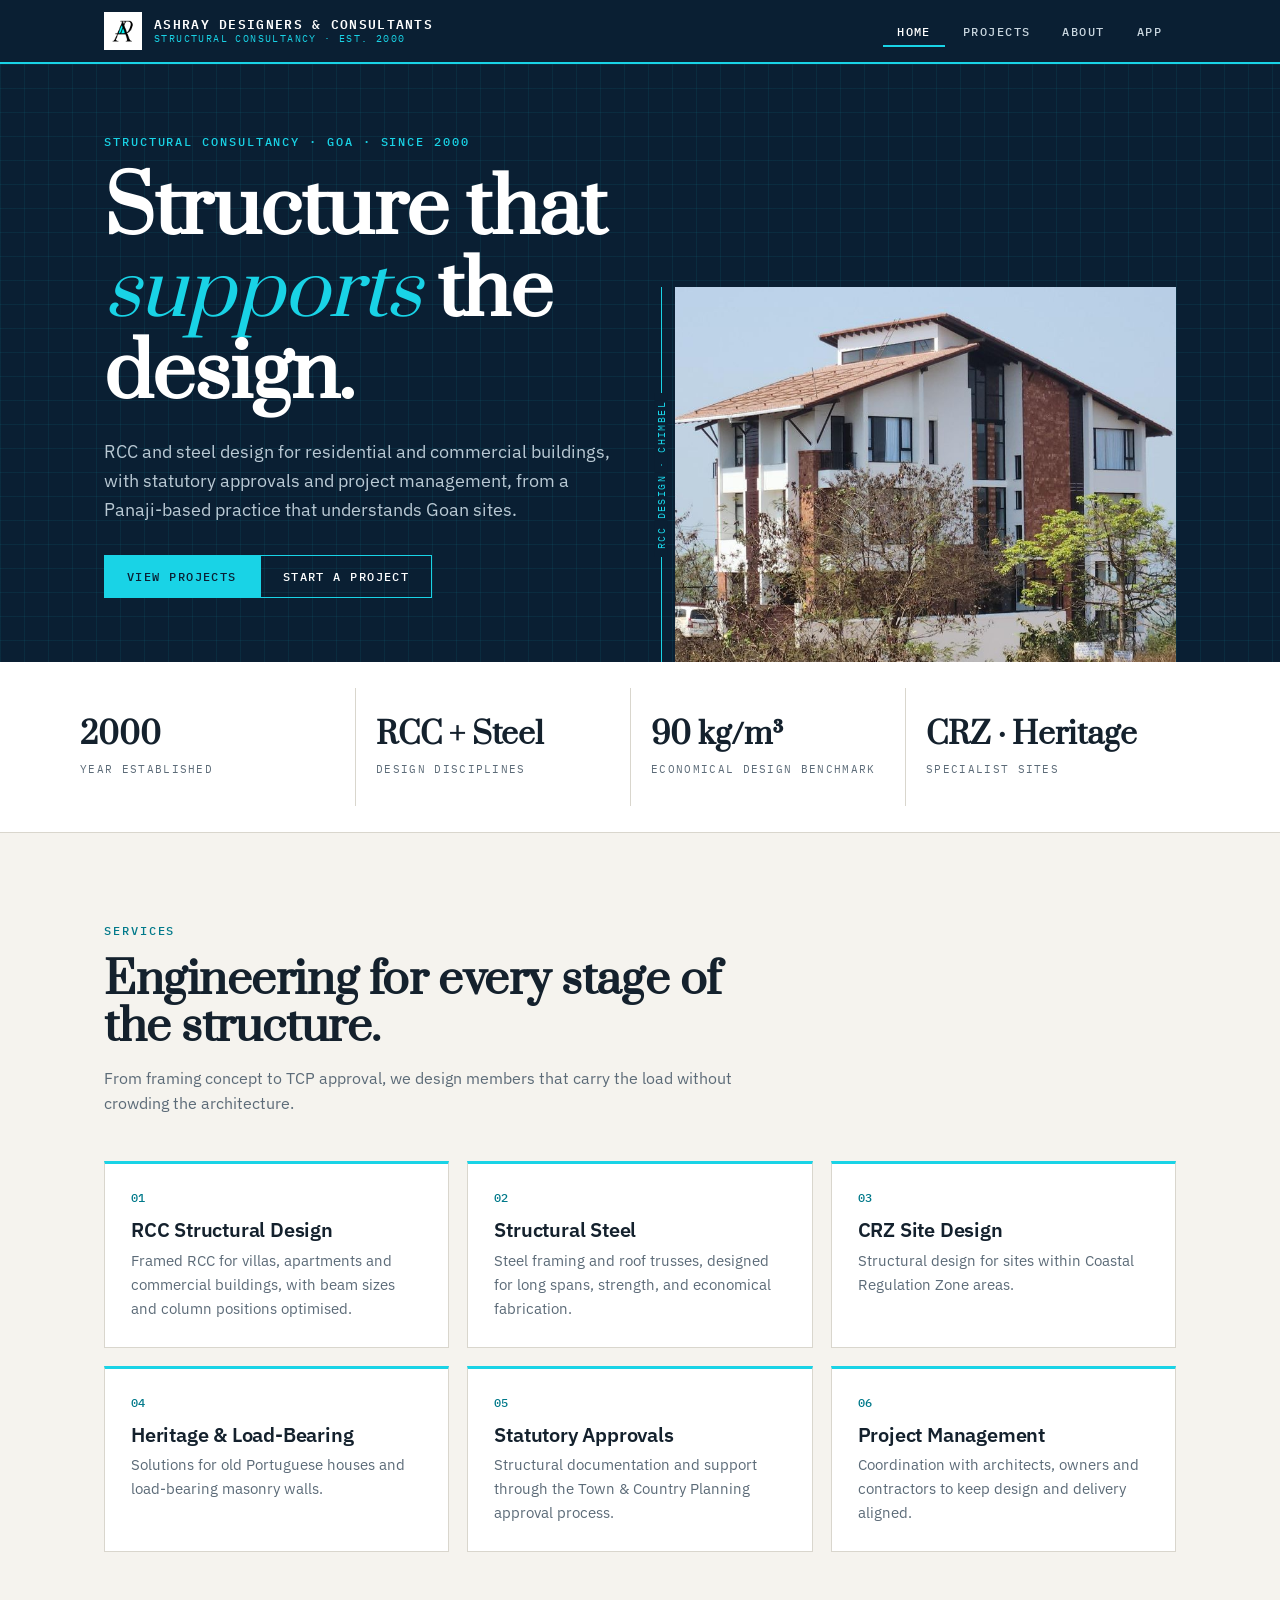
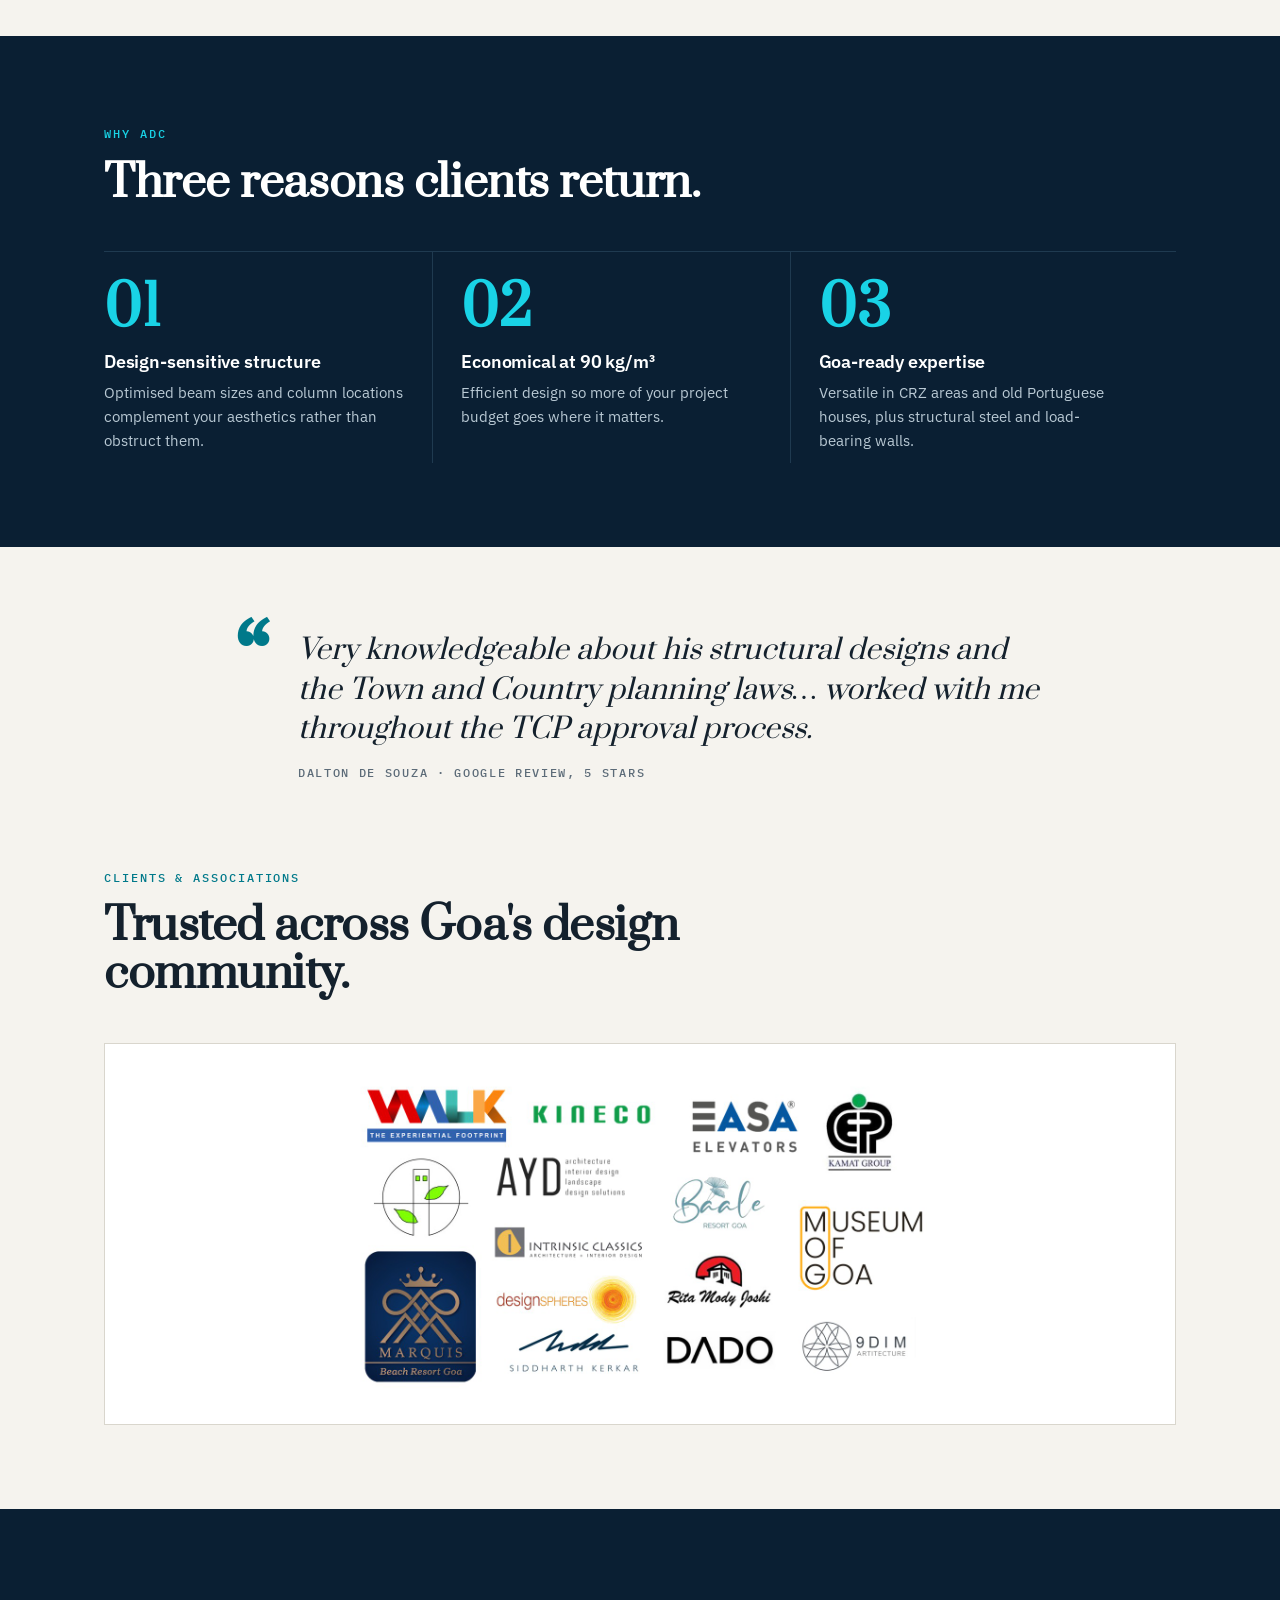
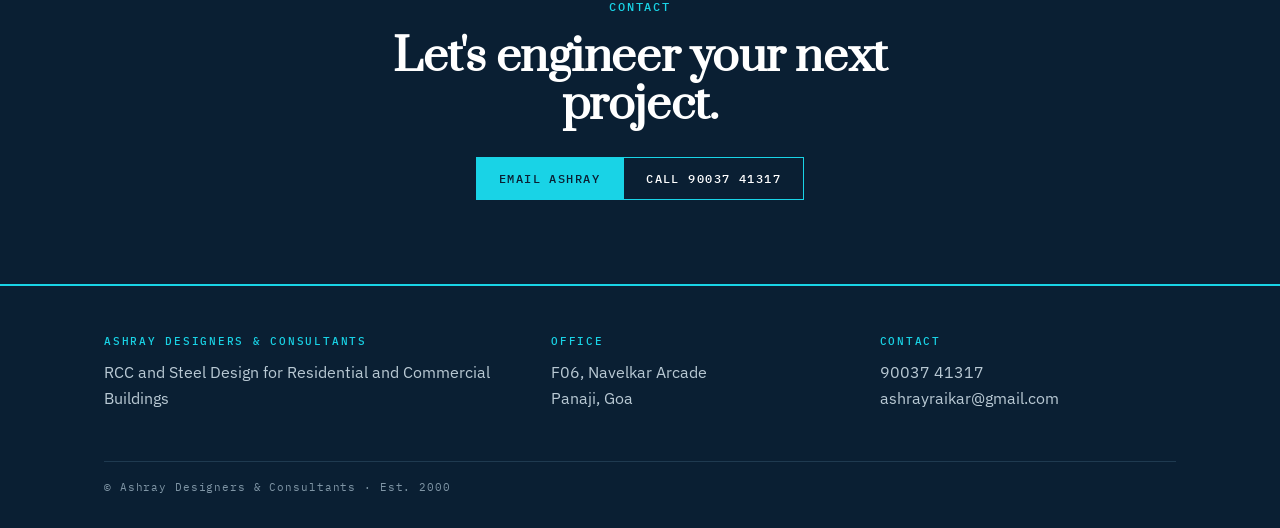
<file: index.html>
<!DOCTYPE html>
<html lang="en"><head>
<meta charset="utf-8">
<meta name="viewport" content="width=device-width, initial-scale=1, viewport-fit=cover">
<title>Ashray Designers &amp; Consultants | Structural Engineers, Goa</title>
<meta name="description" content="RCC and steel structural design, statutory approvals and project management for residential and commercial buildings in Goa. Since 2000.">
<link rel="canonical" href="https://www.ashraydesignersandconsultants.com/">
<link rel="icon" href="assets/favicon.png" type="image/png">
<meta property="og:type" content="website"><meta property="og:title" content="Ashray Designers &amp; Consultants | Structural Engineers, Goa"><meta property="og:description" content="RCC and steel structural design, statutory approvals and project management for residential and commercial buildings in Goa. Since 2000."><meta property="og:url" content="https://www.ashraydesignersandconsultants.com/"><meta property="og:image" content="https://www.ashraydesignersandconsultants.com/images/og-share.jpg">
<link rel="preconnect" href="https://fonts.googleapis.com"><link rel="preconnect" href="https://fonts.gstatic.com" crossorigin>
<link href="https://fonts.googleapis.com/css2?family=Bodoni+Moda:opsz,wght@6..96,500;6..96,700&family=IBM+Plex+Sans:wght@400;500;600&family=IBM+Plex+Mono:wght@400;500&display=swap" rel="stylesheet">
<link rel="stylesheet" href="assets/css/style.css">
</head><body>
<nav><div class="w"><a class="brand" href="index.html"><i><img src="assets/logo.png" alt="ADC logo"></i><b>Ashray Designers &amp; Consultants<small>Structural Consultancy · Est. 2000</small></b></a>
<ul><li><a class="t on" href="index.html">Home</a></li><li><a class="t" href="projects.html">Projects</a></li><li><a class="t" href="about.html">About</a></li><li><a class="t" href="app.html">App</a></li></ul></div></nav>
<main>
<header class="hero grid"><div class="w"><div style="padding-bottom:64px"><span class="k">Structural consultancy · Goa · Since 2000</span>
<h1>Structure that <em>supports</em> the design.</h1>
<p>RCC and steel design for residential and commercial buildings, with statutory approvals and project management, from a Panaji-based practice that understands Goan sites.</p>
<a class="btn" href="projects.html">View projects</a><a class="btn o" href="#contact">Start a project</a></div>
<div class="fig"><img src="images/villa-chimbel.jpg" alt="RCC design for Villa, Chimbel"><span>RCC DESIGN · CHIMBEL</span></div></div></header>
<div class="stats"><div class="w"><div><b>2000</b><span>Year established</span></div><div><b>RCC + Steel</b><span>Design disciplines</span></div><div><b>90 kg/m³</b><span>Economical design benchmark</span></div><div><b>CRZ · Heritage</b><span>Specialist sites</span></div></div></div>

<section class="b"><div class="w"><div class="head"><span class="k">Services</span><h2>Engineering for every stage of the structure.</h2><p>From framing concept to TCP approval, we design members that carry the load without crowding the architecture.</p></div>
<div class="cards">
<div class="card"><span class="n">01</span><h3>RCC Structural Design</h3><p>Framed RCC for villas, apartments and commercial buildings, with beam sizes and column positions optimised.</p></div>
<div class="card"><span class="n">02</span><h3>Structural Steel</h3><p>Steel framing and roof trusses, designed for long spans, strength, and economical fabrication.</p></div>
<div class="card"><span class="n">03</span><h3>CRZ Site Design</h3><p>Structural design for sites within Coastal Regulation Zone areas.</p></div>
<div class="card"><span class="n">04</span><h3>Heritage &amp; Load-Bearing</h3><p>Solutions for old Portuguese houses and load-bearing masonry walls.</p></div>
<div class="card"><span class="n">05</span><h3>Statutory Approvals</h3><p>Structural documentation and support through the Town &amp; Country Planning approval process.</p></div>
<div class="card"><span class="n">06</span><h3>Project Management</h3><p>Coordination with architects, owners and contractors to keep design and delivery aligned.</p></div></div></div></section>

<section class="b dark grid"><div class="w"><div class="head"><span class="k">Why ADC</span><h2>Three reasons clients return.</h2></div>
<div class="why"><div><b>01</b><h3>Design-sensitive structure</h3><p>Optimised beam sizes and column locations complement your aesthetics rather than obstruct them.</p></div>
<div><b>02</b><h3>Economical at 90 kg/m³</h3><p>Efficient design so more of your project budget goes where it matters.</p></div>
<div><b>03</b><h3>Goa-ready expertise</h3><p>Versatile in CRZ areas and old Portuguese houses, plus structural steel and load-bearing walls.</p></div></div></div></section>

<section class="b"><div class="w q"><i>“</i><div><blockquote>Very knowledgeable about his structural designs and the Town and Country planning laws… worked with me throughout the TCP approval process.</blockquote><cite>Dalton De Souza · Google review, 5 stars</cite></div></div></section>
<section class="b" style="padding-top:0"><div class="w"><div class="head"><span class="k">Clients &amp; associations</span><h2>Trusted across Goa's design community.</h2></div><div class="logos"><img src="images/clients.jpg" alt="Client and association logos"></div></div></section>
<section class="b dark grid cta" id="contact"><div class="w"><span class="k">Contact</span><h2>Let's engineer your next project.</h2>
<a class="btn" href="mailto:ashrayraikar@gmail.com">Email Ashray</a><a class="btn o" href="tel:+919003741317">Call 90037 41317</a></div></section>
</main>
<footer><div class="w"><div><h4>Ashray Designers &amp; Consultants</h4><p>RCC and Steel Design for Residential and Commercial Buildings</p></div>
<div><h4>Office</h4><p>F06, Navelkar Arcade<br>Panaji, Goa</p></div><div><h4>Contact</h4><p>90037 41317<br><a href="mailto:ashrayraikar@gmail.com">ashrayraikar@gmail.com</a></p></div>
<div class="fine">© Ashray Designers &amp; Consultants · Est. 2000 </div></div></footer>
<script src="assets/js/main.js"></script>
</body></html>
</file>
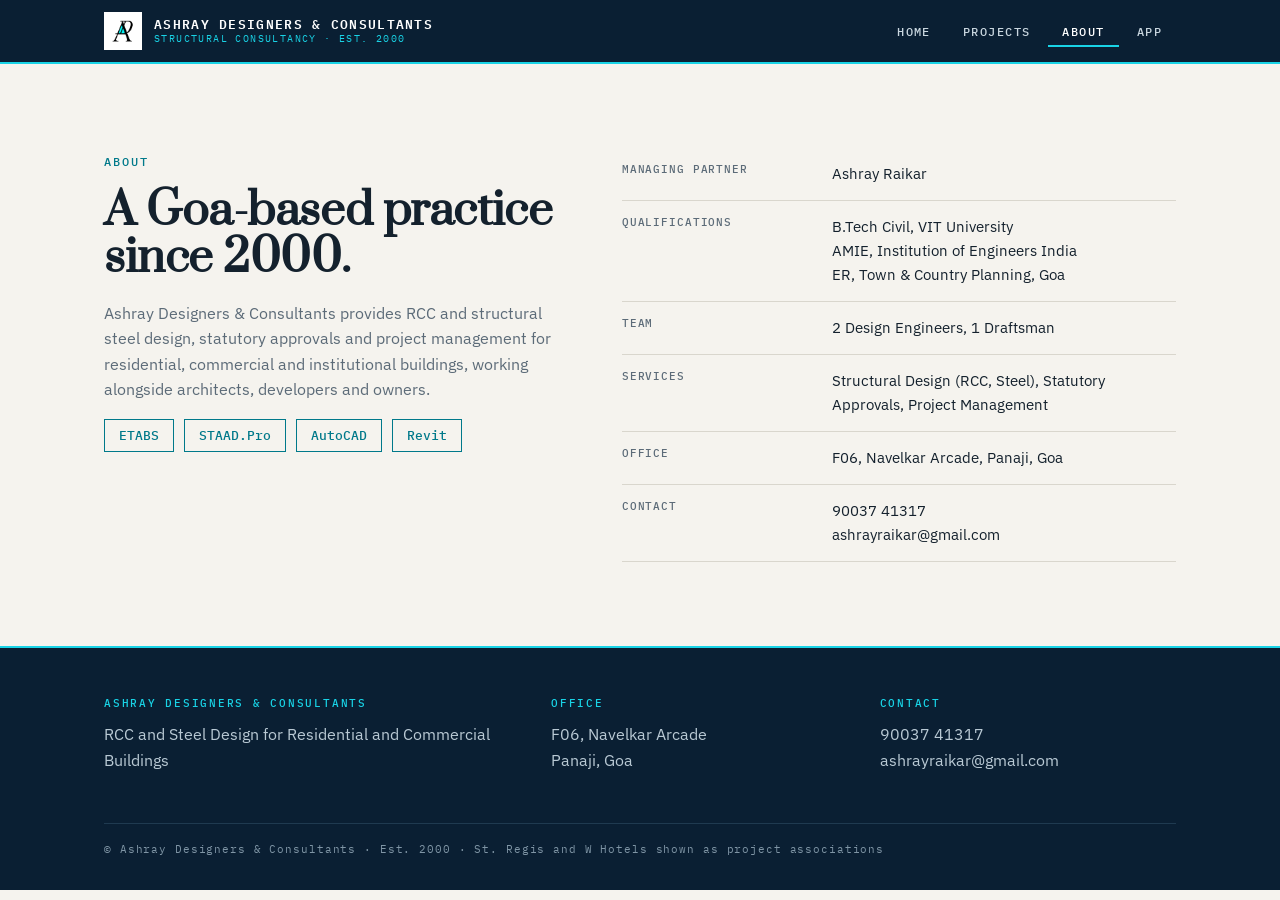
<file: about.html>
<!DOCTYPE html>
<html lang="en"><head>
<meta charset="utf-8">
<meta name="viewport" content="width=device-width, initial-scale=1, viewport-fit=cover">
<title>About | Ashray Designers &amp; Consultants</title>
<meta name="description" content="Goa-based structural consultancy led by Ashray Raikar. RCC and steel design, TCP approvals and project management since 2000.">
<link rel="canonical" href="https://www.ashraydesignersandconsultants.com/about.html">
<link rel="icon" href="assets/favicon.png" type="image/png">
<meta property="og:type" content="website"><meta property="og:title" content="About | Ashray Designers &amp; Consultants"><meta property="og:description" content="Goa-based structural consultancy led by Ashray Raikar. RCC and steel design, TCP approvals and project management since 2000."><meta property="og:url" content="https://www.ashraydesignersandconsultants.com/about.html"><meta property="og:image" content="https://www.ashraydesignersandconsultants.com/images/og-share.jpg">
<link rel="preconnect" href="https://fonts.googleapis.com"><link rel="preconnect" href="https://fonts.gstatic.com" crossorigin>
<link href="https://fonts.googleapis.com/css2?family=Bodoni+Moda:opsz,wght@6..96,500;6..96,700&family=IBM+Plex+Sans:wght@400;500;600&family=IBM+Plex+Mono:wght@400;500&display=swap" rel="stylesheet">
<link rel="stylesheet" href="assets/css/style.css">
</head><body>
<nav><div class="w"><a class="brand" href="index.html"><i><img src="assets/logo.png" alt="ADC logo"></i><b>Ashray Designers &amp; Consultants<small>Structural Consultancy · Est. 2000</small></b></a>
<ul><li><a class="t" href="index.html">Home</a></li><li><a class="t" href="projects.html">Projects</a></li><li><a class="t on" href="about.html">About</a></li><li><a class="t" href="app.html">App</a></li></ul></div></nav>
<main>
<section class="b"><div class="w about"><div><span class="k">About</span><h2 style="margin:14px 0 18px">A Goa-based practice since 2000.</h2><p style="color:var(--mute)">Ashray Designers &amp; Consultants provides RCC and structural steel design, statutory approvals and project management for residential, commercial and institutional buildings, working alongside architects, developers and owners.</p>
<div class="tags"><span>ETABS</span><span>STAAD.Pro</span><span>AutoCAD</span><span>Revit</span></div></div>
<table class="tbl"><tr><th>Managing Partner</th><td>Ashray Raikar</td></tr><tr><th>Qualifications</th><td>B.Tech Civil, VIT University<br>AMIE, Institution of Engineers India<br>ER, Town &amp; Country Planning, Goa</td></tr><tr><th>Team</th><td>2 Design Engineers, 1 Draftsman</td></tr><tr><th>Services</th><td>Structural Design (RCC, Steel), Statutory Approvals, Project Management</td></tr><tr><th>Office</th><td>F06, Navelkar Arcade, Panaji, Goa</td></tr><tr><th>Contact</th><td>90037 41317<br>ashrayraikar@gmail.com</td></tr></table></div></section>
</main>
<footer><div class="w"><div><h4>Ashray Designers &amp; Consultants</h4><p>RCC and Steel Design for Residential and Commercial Buildings</p></div>
<div><h4>Office</h4><p>F06, Navelkar Arcade<br>Panaji, Goa</p></div><div><h4>Contact</h4><p>90037 41317<br><a href="mailto:ashrayraikar@gmail.com">ashrayraikar@gmail.com</a></p></div>
<div class="fine">© Ashray Designers &amp; Consultants · Est. 2000 · St. Regis and W Hotels shown as project associations</div></div></footer>
<script src="assets/js/main.js"></script>
</body></html>
</file>
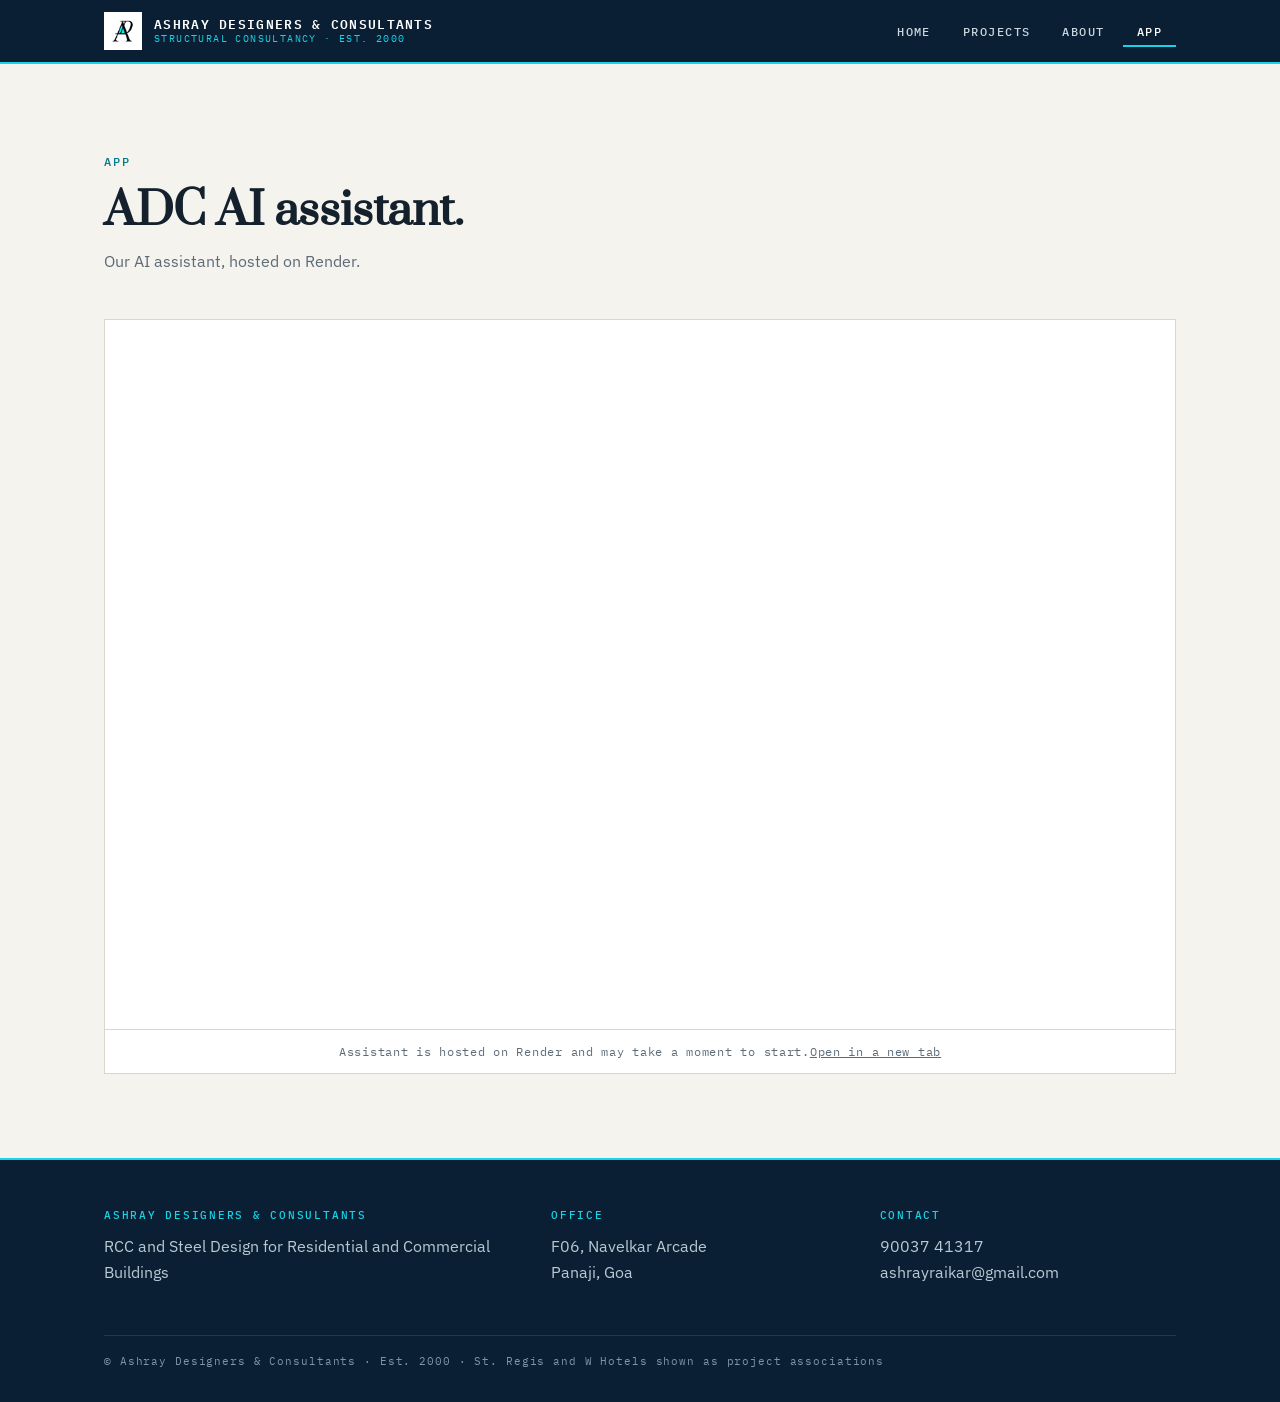
<file: app.html>
<!DOCTYPE html>
<html lang="en"><head>
<meta charset="utf-8">
<meta name="viewport" content="width=device-width, initial-scale=1, viewport-fit=cover">
<title>AI Assistant | Ashray Designers &amp; Consultants</title>
<meta name="description" content="ADC AI assistant for structural and approval queries.">
<link rel="canonical" href="https://www.ashraydesignersandconsultants.com/app.html">
<link rel="icon" href="assets/favicon.png" type="image/png">
<meta property="og:type" content="website"><meta property="og:title" content="AI Assistant | Ashray Designers &amp; Consultants"><meta property="og:description" content="ADC AI assistant for structural and approval queries."><meta property="og:url" content="https://www.ashraydesignersandconsultants.com/app.html"><meta property="og:image" content="https://www.ashraydesignersandconsultants.com/images/og-share.jpg">
<link rel="preconnect" href="https://fonts.googleapis.com"><link rel="preconnect" href="https://fonts.gstatic.com" crossorigin>
<link href="https://fonts.googleapis.com/css2?family=Bodoni+Moda:opsz,wght@6..96,500;6..96,700&family=IBM+Plex+Sans:wght@400;500;600&family=IBM+Plex+Mono:wght@400;500&display=swap" rel="stylesheet">
<link rel="stylesheet" href="assets/css/style.css">
</head><body>
<nav><div class="w"><a class="brand" href="index.html"><i><img src="assets/logo.png" alt="ADC logo"></i><b>Ashray Designers &amp; Consultants<small>Structural Consultancy · Est. 2000</small></b></a>
<ul><li><a class="t" href="index.html">Home</a></li><li><a class="t" href="projects.html">Projects</a></li><li><a class="t" href="about.html">About</a></li><li><a class="t on" href="app.html">App</a></li></ul></div></nav>
<main>
<section class="b"><div class="w"><div class="head"><span class="k">App</span><h2>ADC AI assistant.</h2><p>Our AI assistant, hosted on Render.</p></div>
<div class="app"><iframe src="https://app-tcp-qa.ashraydesignersandconsultants.com/" title="ADC AI assistant" loading="lazy" allow="clipboard-write"></iframe><div class="app-note"><span>Assistant is hosted on Render and may take a moment to start.</span><a href="https://app-tcp-qa.ashraydesignersandconsultants.com/" target="_blank" rel="noopener">Open in a new tab</a></div></div></div></section>
</main>
<footer><div class="w"><div><h4>Ashray Designers &amp; Consultants</h4><p>RCC and Steel Design for Residential and Commercial Buildings</p></div>
<div><h4>Office</h4><p>F06, Navelkar Arcade<br>Panaji, Goa</p></div><div><h4>Contact</h4><p>90037 41317<br><a href="mailto:ashrayraikar@gmail.com">ashrayraikar@gmail.com</a></p></div>
<div class="fine">© Ashray Designers &amp; Consultants · Est. 2000 · St. Regis and W Hotels shown as project associations</div></div></footer>
<script src="assets/js/main.js"></script>
</body></html>
</file>
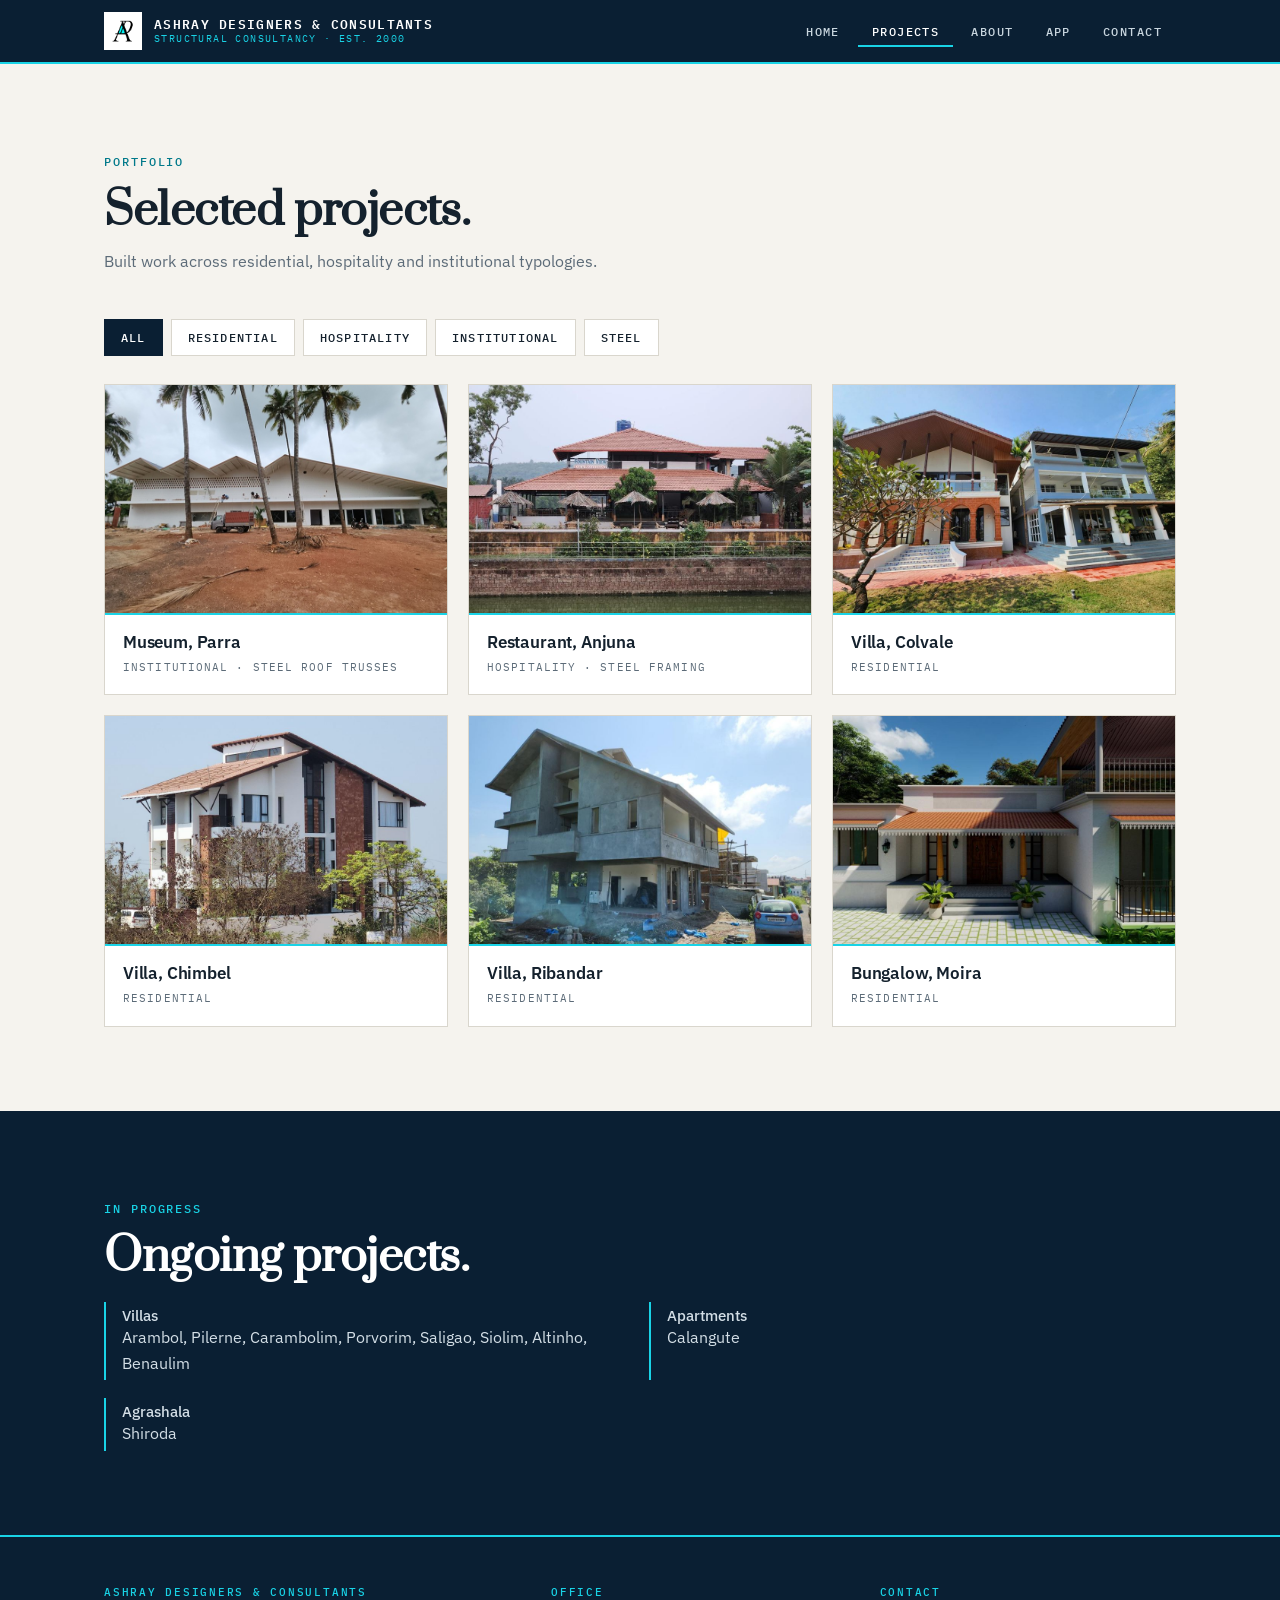
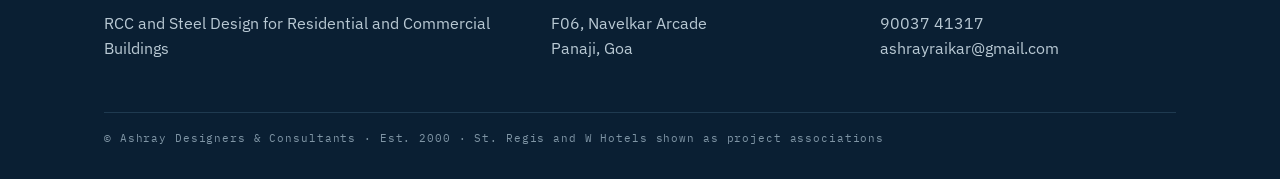
<file: projects.html>
<!DOCTYPE html>
<html lang="en"><head>
<meta charset="utf-8">
<meta name="viewport" content="width=device-width, initial-scale=1, viewport-fit=cover">
<title>Projects | Ashray Designers &amp; Consultants</title>
<meta name="description" content="Selected villas, hospitality and institutional projects across Goa, plus ongoing RCC and steel structures.">
<link rel="canonical" href="https://www.ashraydesignersandconsultants.com/projects.html">
<link rel="icon" href="assets/favicon.png" type="image/png">
<meta property="og:type" content="website"><meta property="og:title" content="Projects | Ashray Designers &amp; Consultants"><meta property="og:description" content="Selected villas, hospitality and institutional projects across Goa, plus ongoing RCC and steel structures.">
<link rel="preconnect" href="https://fonts.googleapis.com"><link rel="preconnect" href="https://fonts.gstatic.com" crossorigin>
<link href="https://fonts.googleapis.com/css2?family=Bodoni+Moda:opsz,wght@6..96,500;6..96,700&family=IBM+Plex+Sans:wght@400;500;600&family=IBM+Plex+Mono:wght@400;500&display=swap" rel="stylesheet">
<link rel="stylesheet" href="assets/css/style.css">
</head><body>
<nav><div class="w"><a class="brand" href="index.html"><i><img src="assets/logo.png" alt="ADC logo"></i><b>Ashray Designers &amp; Consultants<small>Structural Consultancy · Est. 2000</small></b></a>
<ul><li><a class="t" href="index.html">Home</a></li><li><a class="t on" href="projects.html">Projects</a></li><li><a class="t" href="about.html">About</a></li><li><a class="t" href="app.html">App</a></li><li><a class="t" href="contact.html">Contact</a></li></ul></div></nav>
<main>
<section class="b"><div class="w"><div class="head"><span class="k">Portfolio</span><h2>Selected projects.</h2><p>Built work across residential, hospitality and institutional typologies.</p></div>
<div class="flt"><button class="on" data-f="all">All</button><button data-f="Residential">Residential</button><button data-f="Hospitality">Hospitality</button><button data-f="Institutional">Institutional</button><button data-f="Steel">Steel</button></div>
<div class="pj">
<a data-c="Institutional Steel"><img src="images/museum-parra.jpg" alt="Museum, Parra" loading="lazy"><div><h3>Museum, Parra</h3><small>Institutional · Steel roof trusses</small></div></a>
<a data-c="Hospitality Steel"><img src="images/restaurant-anjuna.jpg" alt="Restaurant, Anjuna" loading="lazy"><div><h3>Restaurant, Anjuna</h3><small>Hospitality · Steel framing</small></div></a>
<a data-c="Residential"><img src="images/villa-colvale.jpg" alt="Villa, Colvale" loading="lazy"><div><h3>Villa, Colvale</h3><small>Residential</small></div></a>
<a data-c="Residential"><img src="images/villa-chimbel.jpg" alt="Villa, Chimbel" loading="lazy"><div><h3>Villa, Chimbel</h3><small>Residential</small></div></a>
<a data-c="Residential"><img src="images/villa-ribandar.jpg" alt="Villa, Ribandar" loading="lazy"><div><h3>Villa, Ribandar</h3><small>Residential</small></div></a>
<a data-c="Residential"><img src="images/bungalow-moira.jpg" alt="Bungalow, Moira" loading="lazy"><div><h3>Bungalow, Moira</h3><small>Residential</small></div></a></div></div></section>
<section class="b dark grid"><div class="w"><span class="k">In progress</span><h2 style="margin-top:14px">Ongoing projects.</h2>
<div class="on-list"><div><b>Villas</b>Arambol, Pilerne, Carambolim, Porvorim, Saligao, Siolim, Altinho, Benaulim</div><div><b>Apartments</b>Calangute</div><div><b>Agrashala</b>Shiroda</div></div></div></section>
</main>
<footer><div class="w"><div><h4>Ashray Designers &amp; Consultants</h4><p>RCC and Steel Design for Residential and Commercial Buildings</p></div>
<div><h4>Office</h4><p>F06, Navelkar Arcade<br>Panaji, Goa</p></div><div><h4>Contact</h4><p>90037 41317<br><a href="mailto:ashrayraikar@gmail.com">ashrayraikar@gmail.com</a></p></div>
<div class="fine">© Ashray Designers &amp; Consultants · Est. 2000 · St. Regis and W Hotels shown as project associations</div></div></footer>
<script src="assets/js/main.js"></script>
</body></html>
</file>
<file: assets/css/style.css>
@import url('https://fonts.googleapis.com/css2?family=Prata&display=swap');
:root{--bg:#f5f3ee;--paper:#fff;--ink:#14212d;--mute:#5c6b78;--line:#d9d6cd;--navy:#0a1f33;--cyan:#19d3e6;--teal:#00798a;--tint:#e9eef0;
--d:'Prata','Georgia','Times New Roman',serif;--s:'IBM Plex Sans','Segoe UI',Arial,sans-serif;--m:'IBM Plex Mono',ui-monospace,Menlo,monospace;
box-sizing:border-box;padding-top:env(safe-area-inset-top,0px);padding-bottom:env(safe-area-inset-bottom,0px)}
@media(prefers-color-scheme:dark){:root:not([data-theme="light"]){--bg:#0b1722;--paper:#10202e;--ink:#e8eef2;--mute:#9fb1be;--line:#22384a;--tint:#142a3b;--teal:#3fd9ea}}
:root[data-theme="dark"]{--bg:#0b1722;--paper:#10202e;--ink:#e8eef2;--mute:#9fb1be;--line:#22384a;--tint:#142a3b;--teal:#3fd9ea}
*,*:before,*:after{box-sizing:inherit}html{scroll-padding-top:calc(env(safe-area-inset-top,0px) + 70px);scroll-behavior:smooth}
body{margin:0;background:var(--bg);color:var(--ink);font:400 16px/1.6 var(--s)}
img{max-width:100%;display:block}a{color:inherit}
.w{max-width:1120px;margin:0 auto;padding:0 24px}
.k{font:500 12px/1 var(--m);letter-spacing:.16em;text-transform:uppercase;color:var(--teal)}
h1,h2,h3{font-family:var(--d);font-weight:700;line-height:1.08;margin:0;letter-spacing:-.01em}
h2{font-size:clamp(30px,4vw,44px)}h3{font-size:22px}
nav{position:sticky;top:env(safe-area-inset-top,0px);z-index:9;background:var(--navy);border-bottom:2px solid var(--cyan)}
nav .w{display:flex;align-items:center;justify-content:space-between;height:62px;gap:12px}
.brand{display:flex;align-items:center;gap:12px;text-decoration:none;color:#fff}
.brand i{background:#fff;width:38px;height:38px;display:grid;place-items:center}.brand img{width:32px}
.brand b{font:600 13px/1.2 var(--m);letter-spacing:.1em;text-transform:uppercase}.brand small{display:block;font:400 10px var(--m);letter-spacing:.14em;color:var(--cyan)}
nav ul{display:flex;gap:4px;list-style:none;margin:0;padding:0}
nav a.t{display:block;padding:8px 14px;color:#c9d6df;text-decoration:none;font:500 12px var(--m);letter-spacing:.12em;text-transform:uppercase}
nav a.t.on,nav a.t:hover{color:#fff;box-shadow:inset 0 -2px var(--cyan)}
.grid{background-image:linear-gradient(rgba(25,211,230,.07) 1px,transparent 1px),linear-gradient(90deg,rgba(25,211,230,.07) 1px,transparent 1px);background-size:24px 24px}
.hero{background-color:var(--navy);color:#fff;padding:72px 0 0;overflow:hidden}
.hero .w{display:grid;grid-template-columns:1.05fr 1fr;gap:44px;align-items:end}
.hero .k{color:var(--cyan);display:block;margin-bottom:22px}
.hero h1{font-size:clamp(40px,6vw,76px)}.hero h1 em{font-style:italic;font-weight:500;color:var(--cyan)}
.hero p{color:#b9c9d4;font-size:18px;max-width:30em;margin:22px 0 30px}
.btn{display:inline-block;padding:13px 22px;font:500 12px var(--m);letter-spacing:.12em;text-transform:uppercase;text-decoration:none;border:1px solid var(--cyan);color:var(--navy);background:var(--cyan)}
.btn.o{background:transparent;color:#fff}.btn:hover{transform:translateY(-2px)}
.fig{position:relative;margin-bottom:-1px}.fig img{aspect-ratio:4/3;object-fit:cover;width:100%}
.fig:before{content:"";position:absolute;left:-14px;top:0;bottom:0;border-left:1px solid var(--cyan)}
.fig span{position:absolute;left:-14px;top:50%;transform:translate(-50%,-50%) rotate(-90deg);background:var(--navy);padding:0 8px;font:400 10px var(--m);letter-spacing:.14em;color:var(--cyan);white-space:nowrap}
.stats{background:var(--paper);border-bottom:1px solid var(--line)}
.stats .w{display:grid;grid-template-columns:repeat(4,1fr)}
.stats div{padding:26px 20px;border-left:1px solid var(--line)}.stats div:first-child{border:0;padding-left:0}
.stats b{display:block;font:700 30px var(--d);color:var(--ink)}.stats span{font:400 11px var(--m);letter-spacing:.12em;text-transform:uppercase;color:var(--mute)}
section.b{padding:84px 0}.head{max-width:640px;margin-bottom:44px}.head h2{margin:14px 0}.head p{color:var(--mute);margin:0}
.cards{display:grid;grid-template-columns:repeat(3,1fr);gap:18px}
.card{background:var(--paper);border:1px solid var(--line);border-top:3px solid var(--cyan);padding:26px}
.card .n{font:500 12px var(--m);color:var(--teal);margin-bottom:14px;display:block}.card h3{font-size:20px;margin-bottom:8px;font-family:var(--s);font-weight:600}.card p{margin:0;color:var(--mute);font-size:15px}
.dark{background:var(--navy);color:#fff}.dark .head p{color:#b9c9d4}.dark .k{color:var(--cyan)}
.why{display:grid;grid-template-columns:repeat(3,1fr);gap:0;border-top:1px solid #1f3a50}
.why div{padding:30px 28px 10px 0;border-right:1px solid #1f3a50;margin-right:28px}.why div:last-child{border:0}
.why b{font:700 54px/1 var(--d);color:var(--cyan)}.why h3{font:600 18px var(--s);margin:14px 0 8px}.why p{color:#b9c9d4;margin:0;font-size:15px}
.q{display:grid;grid-template-columns:auto 1fr;gap:28px;align-items:start;max-width:860px}
.q blockquote{margin:0;font:italic 500 clamp(21px,2.6vw,28px)/1.4 var(--d)}.q cite{display:block;margin-top:16px;font:500 12px var(--m);letter-spacing:.14em;text-transform:uppercase;color:var(--mute)}
.q i{font:700 90px/.8 var(--d);color:var(--teal)}
.logos{background:#fff;padding:20px;border:1px solid var(--line)}.logos img{margin:auto;max-height:340px}
.cta{text-align:center}.cta h2{max-width:14em;margin:16px auto 28px}
.cta .btn{color:var(--navy)}.cta .btn.o{color:#fff}
.flt{display:flex;flex-wrap:wrap;gap:8px;margin-bottom:28px}
.flt button{font:500 12px var(--m);letter-spacing:.1em;text-transform:uppercase;padding:10px 16px;border:1px solid var(--line);background:var(--paper);color:var(--ink);cursor:pointer}
.flt button.on{background:var(--navy);color:#fff;border-color:var(--navy)}
.pj{display:grid;grid-template-columns:repeat(3,1fr);gap:20px}
.pj a{background:var(--paper);border:1px solid var(--line);text-decoration:none;overflow:hidden;transition:.25s}.pj a:hover{transform:translateY(-4px);box-shadow:0 12px 30px rgba(10,31,51,.15)}
.pj img{aspect-ratio:3/2;object-fit:cover;width:100%;transition:.4s}.pj a:hover img{transform:scale(1.04)}.pj div{padding:16px 18px;border-top:2px solid var(--cyan);position:relative}
.pj h3{font:600 17px var(--s)}.pj small{font:400 11px var(--m);letter-spacing:.1em;text-transform:uppercase;color:var(--mute)}
.pj a.h{display:none}
.on-list{display:grid;grid-template-columns:repeat(2,1fr);gap:18px;margin-top:20px}.on-list div{border-left:2px solid var(--cyan);padding:4px 0 4px 16px;color:#d3dee6}.on-list b{display:block;font:500 15px var(--s)}
.about{display:grid;grid-template-columns:1fr 1.2fr;gap:56px}
.tbl{width:100%;border-collapse:collapse;font-size:15px}.tbl th,.tbl td{padding:14px 0;border-bottom:1px solid var(--line);text-align:left;vertical-align:top}.tbl th{width:38%;font:500 11px var(--m);letter-spacing:.08em;color:var(--mute);text-transform:uppercase}
.tags{display:flex;flex-wrap:wrap;gap:10px;margin-top:14px}.tags span{border:1px solid var(--teal);color:var(--teal);padding:7px 14px;font:500 13px var(--m)}
.app{background:var(--paper);border:1px solid var(--line);min-height:520px;display:grid;place-items:center;text-align:center;padding:36px}
.app iframe{width:100%;height:640px;border:0}.app p{max-width:30em;color:var(--mute)}
footer{background:var(--navy);color:#b9c9d4;padding:48px 0 34px;border-top:2px solid var(--cyan)}
footer .w{display:grid;grid-template-columns:1.4fr 1fr 1fr;gap:32px}footer h4{font:500 11px var(--m);letter-spacing:.16em;text-transform:uppercase;color:var(--cyan);margin:0 0 12px}footer p{margin:0 0 18px}footer a{color:#b9c9d4;text-decoration:none}footer a:hover{text-decoration:underline}
.fine{grid-column:1/-1;border-top:1px solid #1f3a50;padding-top:18px;font:400 11px var(--m);letter-spacing:.08em;color:#7f95a5}
@media(max-width:860px){.hero .w,.about,footer .w{grid-template-columns:1fr}.cards,.pj,.why{grid-template-columns:1fr 1fr}.stats .w{grid-template-columns:1fr 1fr}.fig{margin-left:14px}.brand small{display:none}}
@media(max-width:560px){.cards,.pj,.why,.on-list{grid-template-columns:1fr}.why div{border:0;margin:0}nav a.t{padding:8px 8px;font-size:11px}.brand b{display:none}.stats div:nth-child(3){border-left:0;padding-left:0}}
@media(prefers-reduced-motion:reduce){*{transition:none!important;scroll-behavior:auto}}
.app iframe{width:100%;height:min(78vh,720px);border:0}.app{display:block;padding:0;min-height:0}.app-note{padding:14px 18px;font:400 12px var(--m);letter-spacing:.06em;color:var(--mute);border-top:1px solid var(--line)}
</file>
